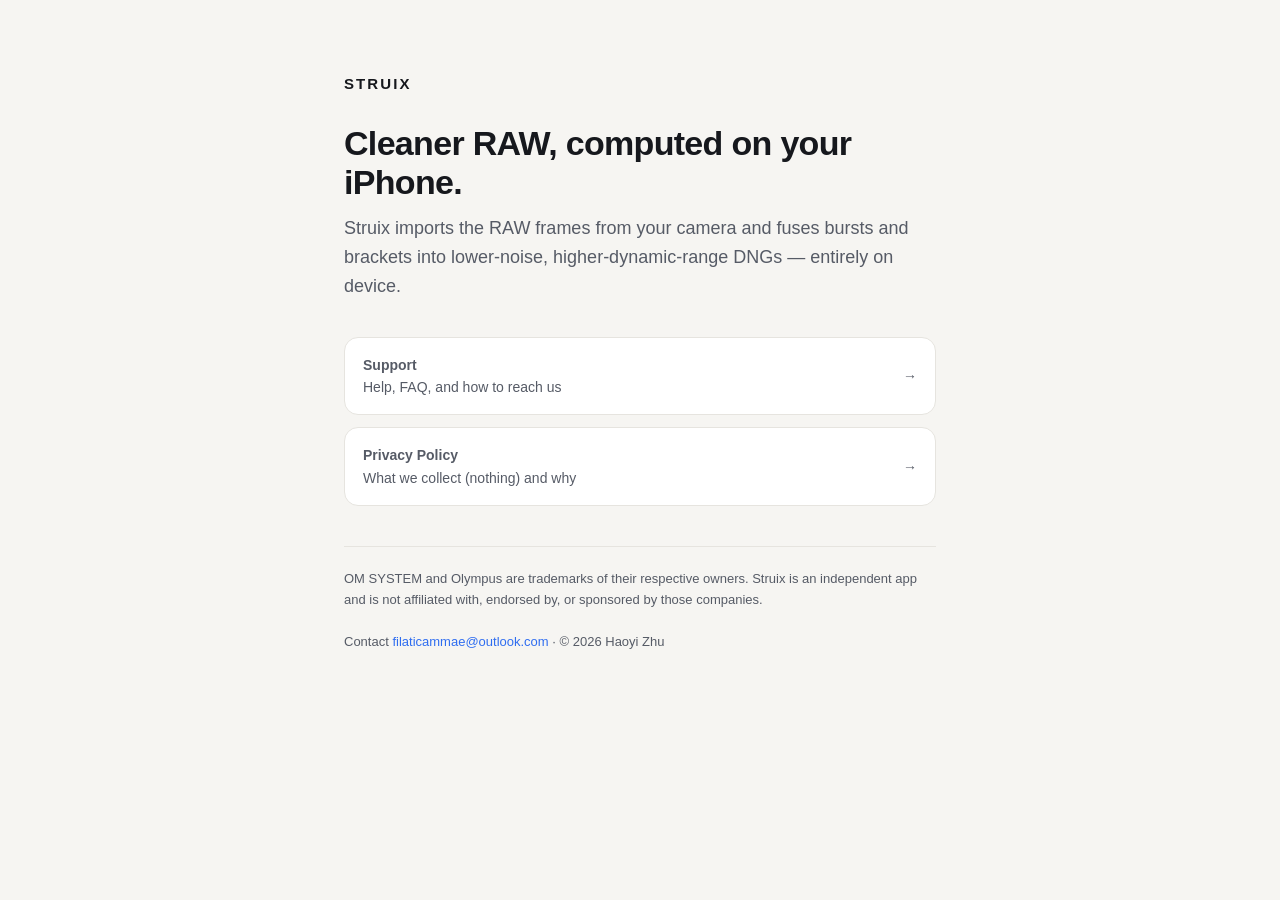
<file: index.html>
<!DOCTYPE html>
<html lang="en">
<head>
<meta charset="utf-8">
<meta name="viewport" content="width=device-width, initial-scale=1">
<title>Struix</title>
<style>
  :root{--bg:#f6f5f2;--card:#fff;--ink:#16181d;--ink2:#565b66;--line:#e6e4df;--accent:#2f6df0;}
  *{box-sizing:border-box}
  body{margin:0;font:16px/1.6 -apple-system,BlinkMacSystemFont,"Segoe UI",Roboto,Helvetica,Arial,sans-serif;
       color:var(--ink);background:var(--bg);-webkit-font-smoothing:antialiased}
  .wrap{max-width:640px;margin:0 auto;padding:72px 24px 64px}
  .brand{font-weight:800;letter-spacing:.14em;font-size:15px}
  h1{font-size:34px;line-height:1.15;margin:28px 0 12px;letter-spacing:-.02em}
  p.lede{font-size:18px;color:var(--ink2);margin:0 0 36px}
  .links{display:flex;flex-direction:column;gap:12px;margin:0 0 40px}
  a.card{display:flex;align-items:center;justify-content:space-between;gap:12px;text-decoration:none;
         background:var(--card);border:1px solid var(--line);border-radius:14px;padding:16px 18px;color:var(--ink)}
  a.card:hover{border-color:#cfccc4}
  a.card b{font-weight:600}
  a.card span{color:var(--ink2);font-size:14px}
  .arrow{color:var(--accent);font-weight:700}
  footer{color:var(--ink2);font-size:13px;border-top:1px solid var(--line);padding-top:22px}
  footer a{color:var(--accent);text-decoration:none}
</style>
</head>
<body>
  <div class="wrap">
    <div class="brand">STRUIX</div>
    <h1>Cleaner RAW, computed on your iPhone.</h1>
    <p class="lede">Struix imports the RAW frames from your camera and fuses bursts and brackets into
      lower-noise, higher-dynamic-range DNGs — entirely on device.</p>

    <div class="links">
      <a class="card" href="support.html">
        <span style="display:flex;flex-direction:column">
          <b>Support</b><span>Help, FAQ, and how to reach us</span>
        </span><span class="arrow">→</span>
      </a>
      <a class="card" href="privacy.html">
        <span style="display:flex;flex-direction:column">
          <b>Privacy Policy</b><span>What we collect (nothing) and why</span>
        </span><span class="arrow">→</span>
      </a>
    </div>

    <footer>
      OM SYSTEM and Olympus are trademarks of their respective owners. Struix is an independent app
      and is not affiliated with, endorsed by, or sponsored by those companies.<br><br>
      Contact <a href="mailto:filaticammae@outlook.com">filaticammae@outlook.com</a> · © 2026 Haoyi Zhu
    </footer>
  </div>
</body>
</html>
</file>
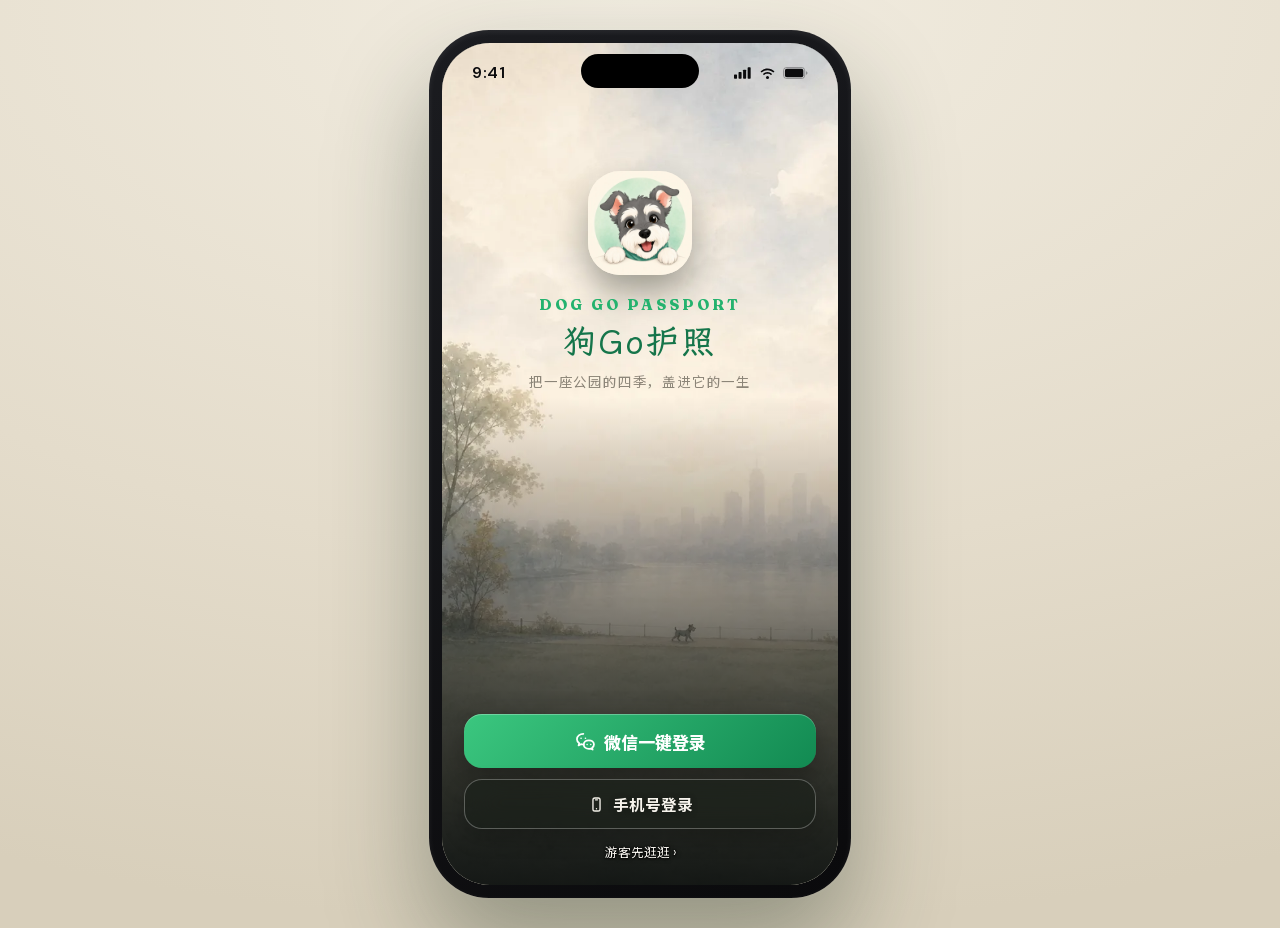
<file: dog-pass/index.html>
<!doctype html>
<html lang="zh-CN">
  <head>
    <meta charset="utf-8" />
    <!-- viewport-fit=cover 是全屏跑时拿到 env(safe-area-inset-*) 的前提 -->
    <meta
      name="viewport"
      content="width=device-width, initial-scale=1, viewport-fit=cover, user-scalable=no"
    />
    <meta name="theme-color" content="#F6F1E7" />
    <meta name="description" content="世博文化公园 · 狗Go乐园犬友护照" />

    <!-- iOS 基本不读 manifest，安装相关的东西得靠这几个 meta 单独声明 -->
    <meta name="mobile-web-app-capable" content="yes" />
    <meta name="apple-mobile-web-app-capable" content="yes" />
    <meta name="apple-mobile-web-app-title" content="狗Go护照" />
    <!-- black-translucent：内容伸到状态栏底下，真机才有沉浸感。
         代价是状态栏文字恒为白色（iOS 对 PWA 只给这一种），浅色界面上白字会看不见——
         由 styles.css 里的顶部墨色渐变纱补足可读性，深色沉浸屏（相机/登录/封面）
         则由 logic.syncChrome 挂 chrome-dark 类把纱收掉。
         另一个收益：设计里给假状态栏预留的 58px 页头留白，正好成为真状态栏的落位，
         真机上不再出现「真状态栏 + 58px 空白」的双重留白。
         注意：这个 meta 在「添加到主屏幕」那一刻定死，改完必须删掉重新添加才生效。 -->
    <meta name="apple-mobile-web-app-status-bar-style" content="black-translucent" />
    <link rel="apple-touch-icon" sizes="180x180" href="./icons/apple-touch-icon.png" />

    <!-- 冷启动闪屏。iOS 按机型媒体查询静态匹配，一台设备只对应一张，没法每次启动轮换；
         这里是把几张源图轮流分配给不同机型。三个媒体条件缺一不可，写错就退回白屏。
         由 scripts/art.mjs splash 生成，别手改。 -->
    <!-- SE2/SE3 · 6/7/8 -->
    <link rel="apple-touch-startup-image" href="./splash/splash-375x667@2x.jpg"
      media="(device-width: 375px) and (device-height: 667px) and (-webkit-device-pixel-ratio: 2) and (orientation: portrait)" />
    <!-- 8 Plus -->
    <link rel="apple-touch-startup-image" href="./splash/splash-414x736@3x.jpg"
      media="(device-width: 414px) and (device-height: 736px) and (-webkit-device-pixel-ratio: 3) and (orientation: portrait)" />
    <!-- X/XS · 11 Pro · 12/13 mini -->
    <link rel="apple-touch-startup-image" href="./splash/splash-375x812@3x.jpg"
      media="(device-width: 375px) and (device-height: 812px) and (-webkit-device-pixel-ratio: 3) and (orientation: portrait)" />
    <!-- XR · 11 -->
    <link rel="apple-touch-startup-image" href="./splash/splash-414x896@2x.jpg"
      media="(device-width: 414px) and (device-height: 896px) and (-webkit-device-pixel-ratio: 2) and (orientation: portrait)" />
    <!-- XS Max · 11 Pro Max -->
    <link rel="apple-touch-startup-image" href="./splash/splash-414x896@3x.jpg"
      media="(device-width: 414px) and (device-height: 896px) and (-webkit-device-pixel-ratio: 3) and (orientation: portrait)" />
    <!-- 12/12 Pro · 13/13 Pro · 14 -->
    <link rel="apple-touch-startup-image" href="./splash/splash-390x844@3x.jpg"
      media="(device-width: 390px) and (device-height: 844px) and (-webkit-device-pixel-ratio: 3) and (orientation: portrait)" />
    <!-- 12/13 Pro Max · 14 Plus -->
    <link rel="apple-touch-startup-image" href="./splash/splash-428x926@3x.jpg"
      media="(device-width: 428px) and (device-height: 926px) and (-webkit-device-pixel-ratio: 3) and (orientation: portrait)" />
    <!-- 14 Pro · 15/15 Pro · 16 -->
    <link rel="apple-touch-startup-image" href="./splash/splash-393x852@3x.jpg"
      media="(device-width: 393px) and (device-height: 852px) and (-webkit-device-pixel-ratio: 3) and (orientation: portrait)" />
    <!-- 14 Pro Max · 15 Plus/Pro Max · 16 Plus -->
    <link rel="apple-touch-startup-image" href="./splash/splash-430x932@3x.jpg"
      media="(device-width: 430px) and (device-height: 932px) and (-webkit-device-pixel-ratio: 3) and (orientation: portrait)" />
    <!-- 16 Pro -->
    <link rel="apple-touch-startup-image" href="./splash/splash-402x874@3x.jpg"
      media="(device-width: 402px) and (device-height: 874px) and (-webkit-device-pixel-ratio: 3) and (orientation: portrait)" />
    <!-- 16 Pro Max -->
    <link rel="apple-touch-startup-image" href="./splash/splash-440x956@3x.jpg"
      media="(device-width: 440px) and (device-height: 956px) and (-webkit-device-pixel-ratio: 3) and (orientation: portrait)" />

    <title>狗Go护照</title>
    <script type="module" crossorigin src="/dog-pass/assets/index-CLT6TRop.js"></script>
    <link rel="stylesheet" crossorigin href="/dog-pass/assets/index-yRCbqlM8.css">
  <link rel="manifest" href="/dog-pass/manifest.webmanifest"><script id="vite-plugin-pwa:register-sw" src="/dog-pass/registerSW.js"></script></head>
  <body>
    <div id="root"></div>
  </body>
</html>
</file>
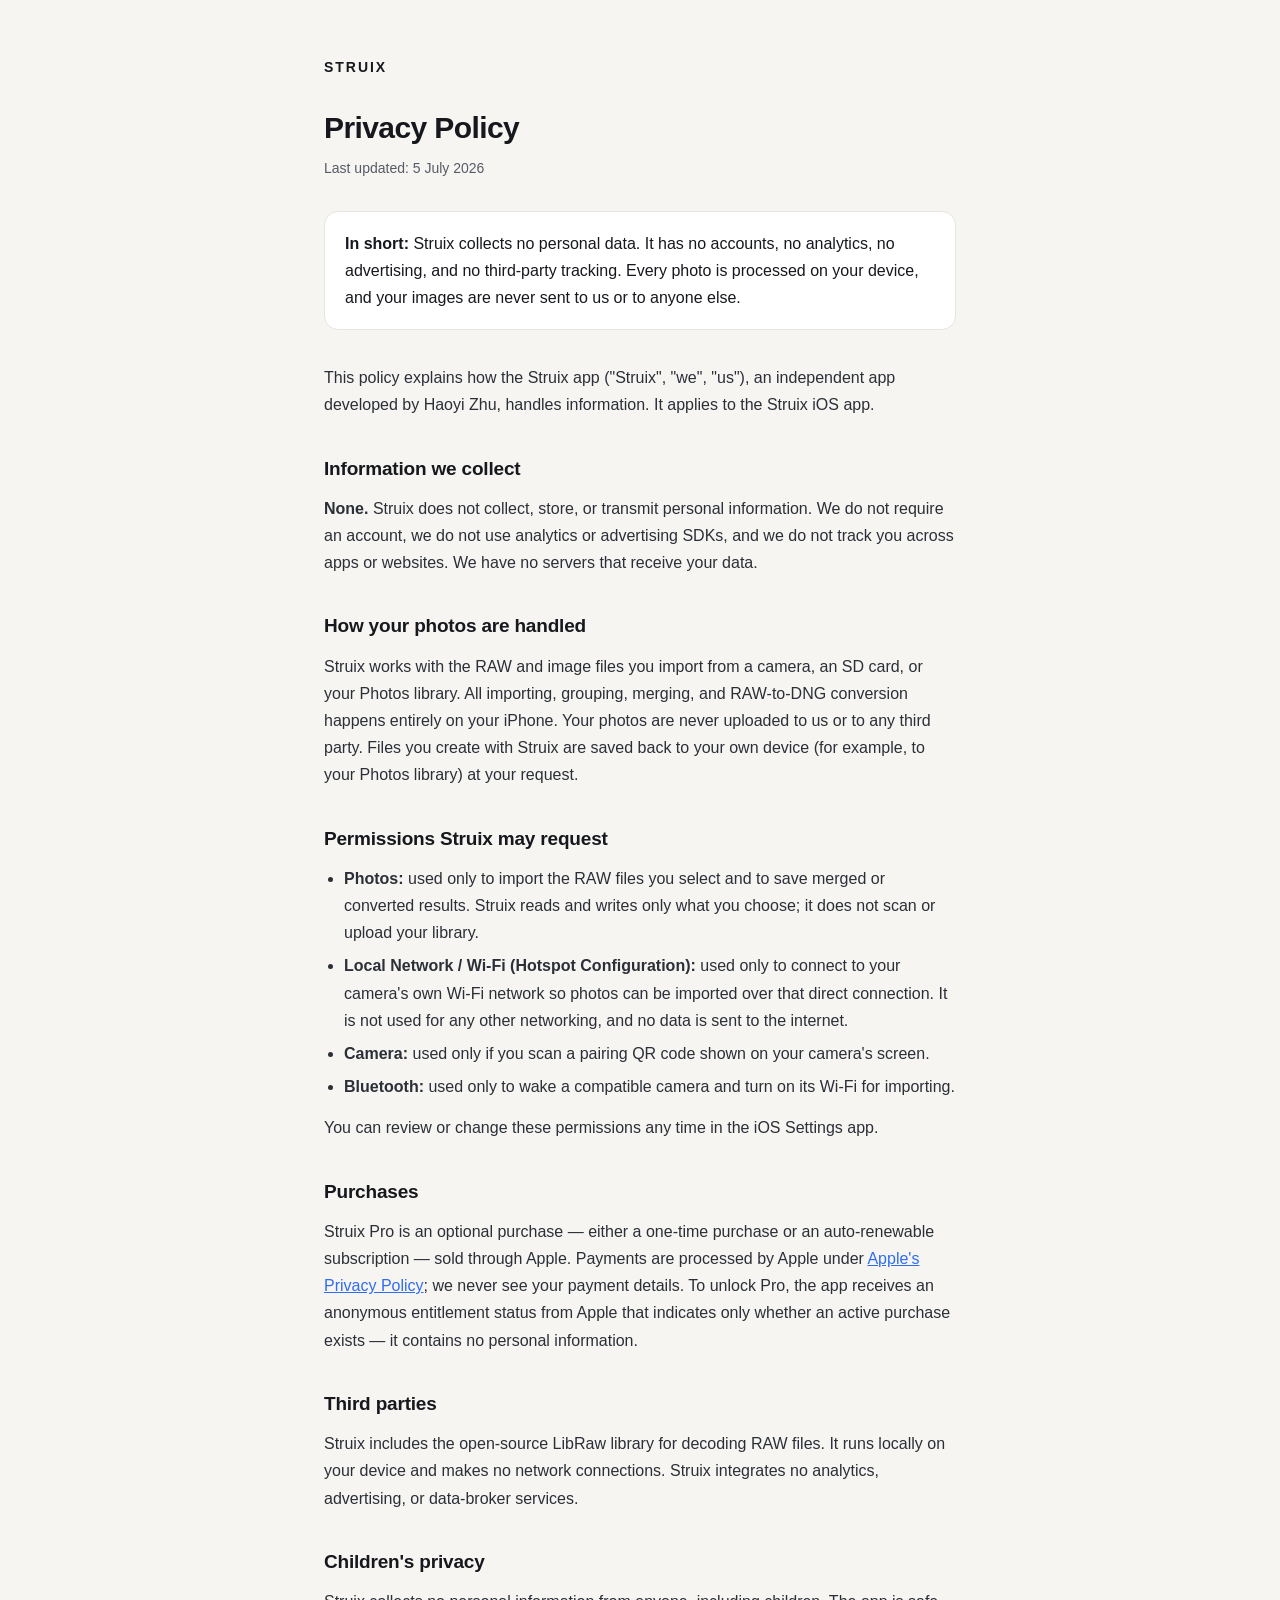
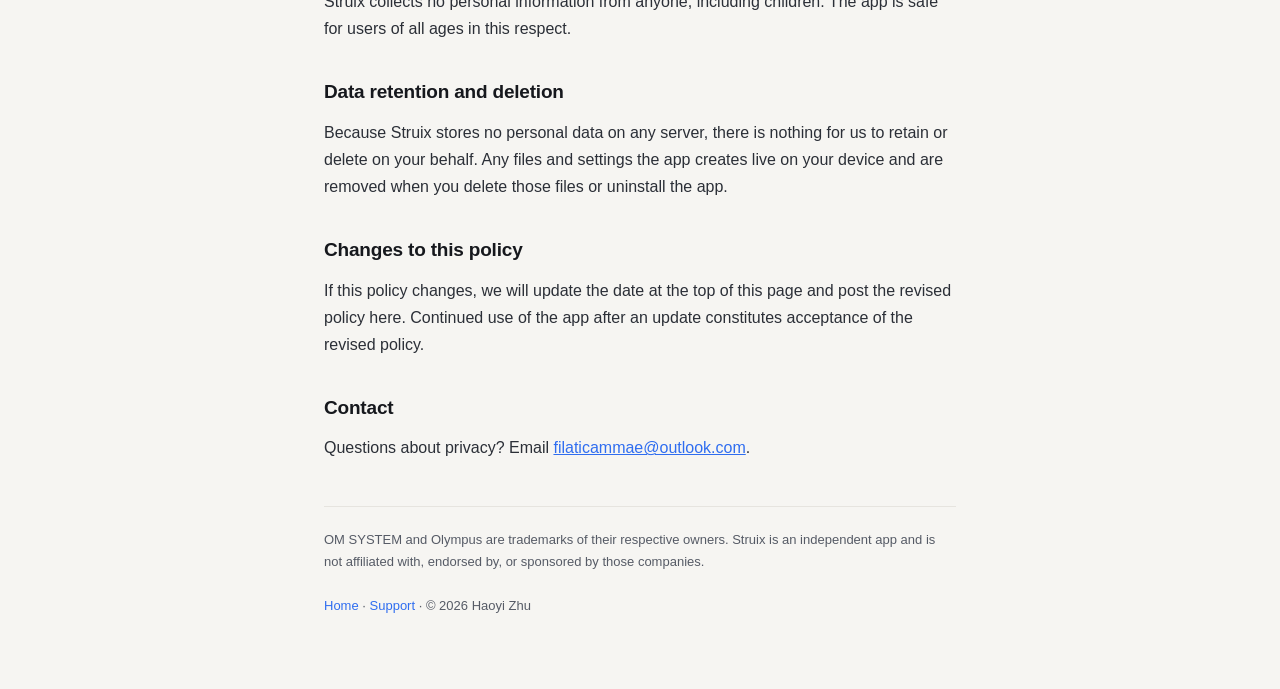
<file: privacy.html>
<!DOCTYPE html>
<html lang="en">
<head>
<meta charset="utf-8">
<meta name="viewport" content="width=device-width, initial-scale=1">
<title>Struix — Privacy Policy</title>
<style>
  :root{--bg:#f6f5f2;--card:#fff;--ink:#16181d;--ink2:#565b66;--line:#e6e4df;--accent:#2f6df0;}
  *{box-sizing:border-box}
  body{margin:0;font:16px/1.7 -apple-system,BlinkMacSystemFont,"Segoe UI",Roboto,Helvetica,Arial,sans-serif;
       color:var(--ink);background:var(--bg);-webkit-font-smoothing:antialiased}
  .wrap{max-width:680px;margin:0 auto;padding:56px 24px 72px}
  .brand{font-weight:800;letter-spacing:.14em;font-size:14px}
  .brand a{color:inherit;text-decoration:none}
  h1{font-size:30px;margin:22px 0 4px;letter-spacing:-.02em}
  .eff{color:var(--ink2);margin:0 0 30px;font-size:14px}
  .summary{background:var(--card);border:1px solid var(--line);border-radius:14px;padding:18px 20px;margin:0 0 34px}
  .summary b{font-weight:700}
  h2{font-size:19px;margin:34px 0 10px;letter-spacing:-.01em}
  p{margin:0 0 14px;color:#2b2f37}
  ul{margin:0 0 14px;padding-left:20px;color:#2b2f37}
  li{margin:6px 0}
  a{color:var(--accent)}
  footer{color:var(--ink2);font-size:13px;border-top:1px solid var(--line);margin-top:44px;padding-top:22px}
  footer a{text-decoration:none}
</style>
</head>
<body>
  <div class="wrap">
    <div class="brand"><a href="index.html">STRUIX</a></div>
    <h1>Privacy Policy</h1>
    <p class="eff">Last updated: 5 July 2026</p>

    <div class="summary">
      <b>In short:</b> Struix collects no personal data. It has no accounts, no analytics, no advertising,
      and no third-party tracking. Every photo is processed on your device, and your images are never sent
      to us or to anyone else.
    </div>

    <p>This policy explains how the Struix app ("Struix", "we", "us"), an independent app developed by
    Haoyi Zhu, handles information. It applies to the Struix iOS app.</p>

    <h2>Information we collect</h2>
    <p><b>None.</b> Struix does not collect, store, or transmit personal information. We do not require an
    account, we do not use analytics or advertising SDKs, and we do not track you across apps or websites.
    We have no servers that receive your data.</p>

    <h2>How your photos are handled</h2>
    <p>Struix works with the RAW and image files you import from a camera, an SD card, or your Photos
    library. All importing, grouping, merging, and RAW-to-DNG conversion happens entirely on your iPhone.
    Your photos are never uploaded to us or to any third party. Files you create with Struix are saved back
    to your own device (for example, to your Photos library) at your request.</p>

    <h2>Permissions Struix may request</h2>
    <ul>
      <li><b>Photos:</b> used only to import the RAW files you select and to save merged or converted
      results. Struix reads and writes only what you choose; it does not scan or upload your library.</li>
      <li><b>Local Network / Wi-Fi (Hotspot Configuration):</b> used only to connect to your camera's own
      Wi-Fi network so photos can be imported over that direct connection. It is not used for any other
      networking, and no data is sent to the internet.</li>
      <li><b>Camera:</b> used only if you scan a pairing QR code shown on your camera's screen.</li>
      <li><b>Bluetooth:</b> used only to wake a compatible camera and turn on its Wi-Fi for importing.</li>
    </ul>
    <p>You can review or change these permissions any time in the iOS Settings app.</p>

    <h2>Purchases</h2>
    <p>Struix Pro is an optional purchase — either a one-time purchase or an auto-renewable subscription —
    sold through Apple. Payments are processed by Apple under
    <a href="https://www.apple.com/legal/privacy/">Apple's Privacy Policy</a>; we never see your payment
    details. To unlock Pro, the app receives an anonymous entitlement status from Apple that indicates only
    whether an active purchase exists — it contains no personal information.</p>

    <h2>Third parties</h2>
    <p>Struix includes the open-source LibRaw library for decoding RAW files. It runs locally on your
    device and makes no network connections. Struix integrates no analytics, advertising, or data-broker
    services.</p>

    <h2>Children's privacy</h2>
    <p>Struix collects no personal information from anyone, including children. The app is safe for users of
    all ages in this respect.</p>

    <h2>Data retention and deletion</h2>
    <p>Because Struix stores no personal data on any server, there is nothing for us to retain or delete on
    your behalf. Any files and settings the app creates live on your device and are removed when you delete
    those files or uninstall the app.</p>

    <h2>Changes to this policy</h2>
    <p>If this policy changes, we will update the date at the top of this page and post the revised policy
    here. Continued use of the app after an update constitutes acceptance of the revised policy.</p>

    <h2>Contact</h2>
    <p>Questions about privacy? Email <a href="mailto:filaticammae@outlook.com?subject=Struix%20Privacy">filaticammae@outlook.com</a>.</p>

    <footer>
      OM SYSTEM and Olympus are trademarks of their respective owners. Struix is an independent app and is
      not affiliated with, endorsed by, or sponsored by those companies.<br><br>
      <a href="index.html">Home</a> · <a href="support.html">Support</a> · © 2026 Haoyi Zhu
    </footer>
  </div>
</body>
</html>
</file>
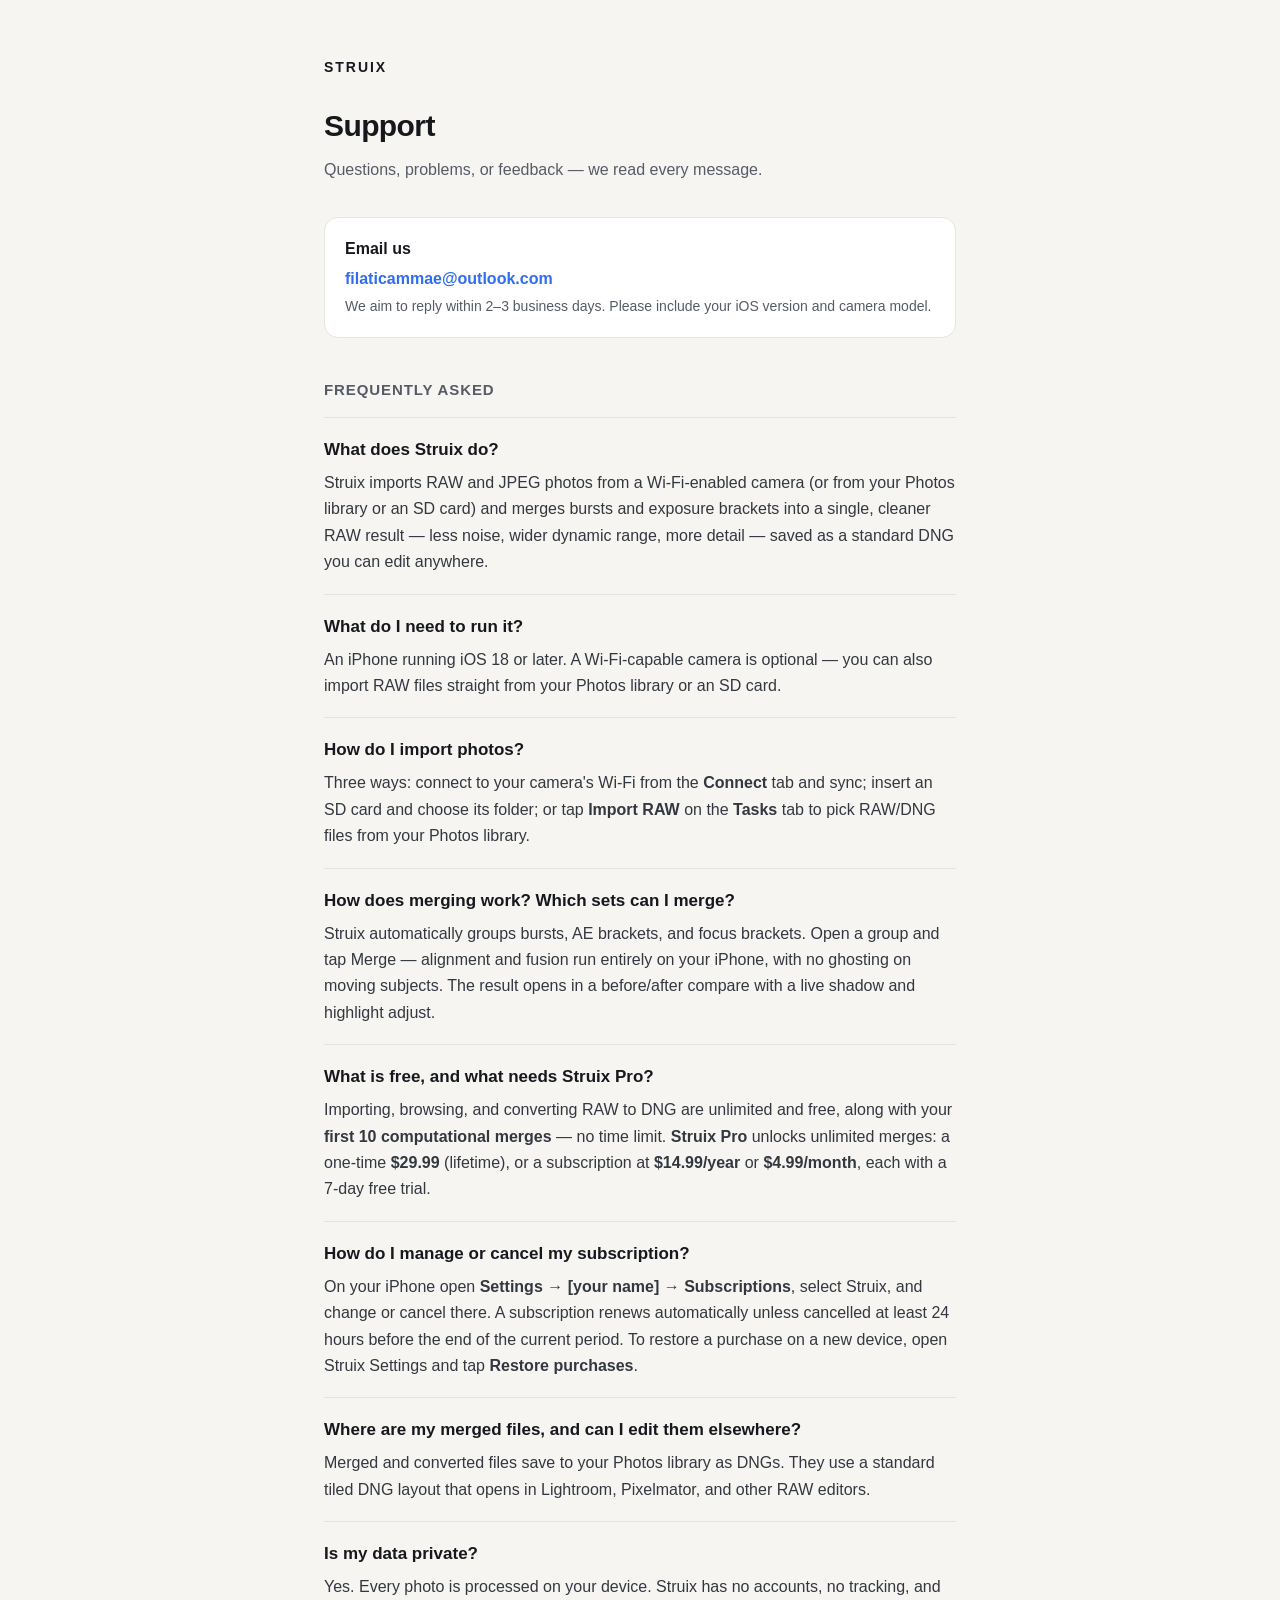
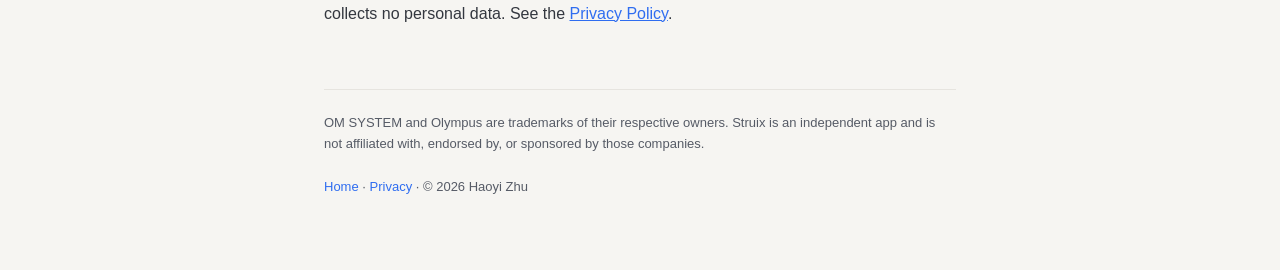
<file: support.html>
<!DOCTYPE html>
<html lang="en">
<head>
<meta charset="utf-8">
<meta name="viewport" content="width=device-width, initial-scale=1">
<title>Struix — Support</title>
<style>
  :root{--bg:#f6f5f2;--card:#fff;--ink:#16181d;--ink2:#565b66;--line:#e6e4df;--accent:#2f6df0;}
  *{box-sizing:border-box}
  body{margin:0;font:16px/1.65 -apple-system,BlinkMacSystemFont,"Segoe UI",Roboto,Helvetica,Arial,sans-serif;
       color:var(--ink);background:var(--bg);-webkit-font-smoothing:antialiased}
  .wrap{max-width:680px;margin:0 auto;padding:56px 24px 72px}
  .brand{font-weight:800;letter-spacing:.14em;font-size:14px}
  .brand a{color:inherit;text-decoration:none}
  h1{font-size:30px;margin:22px 0 6px;letter-spacing:-.02em}
  .sub{color:var(--ink2);margin:0 0 34px}
  .contact{background:var(--card);border:1px solid var(--line);border-radius:14px;padding:18px 20px;margin:0 0 40px}
  .contact b{display:block;margin-bottom:4px}
  .contact a{color:var(--accent);text-decoration:none;font-weight:600}
  h2{font-size:15px;text-transform:uppercase;letter-spacing:.06em;color:var(--ink2);margin:40px 0 14px}
  .q{border-top:1px solid var(--line);padding:18px 0}
  .q h3{font-size:17px;margin:0 0 6px}
  .q p{margin:0;color:#33373f}
  .q p a{color:var(--accent)}
  footer{color:var(--ink2);font-size:13px;border-top:1px solid var(--line);margin-top:44px;padding-top:22px}
  footer a{color:var(--accent);text-decoration:none}
</style>
</head>
<body>
  <div class="wrap">
    <div class="brand"><a href="index.html">STRUIX</a></div>
    <h1>Support</h1>
    <p class="sub">Questions, problems, or feedback — we read every message.</p>

    <div class="contact">
      <b>Email us</b>
      <a href="mailto:filaticammae@outlook.com?subject=Struix%20Support">filaticammae@outlook.com</a><br>
      <span style="color:var(--ink2);font-size:14px">We aim to reply within 2–3 business days. Please
      include your iOS version and camera model.</span>
    </div>

    <h2>Frequently asked</h2>

    <div class="q">
      <h3>What does Struix do?</h3>
      <p>Struix imports RAW and JPEG photos from a Wi-Fi-enabled camera (or from your Photos library or an
      SD card) and merges bursts and exposure brackets into a single, cleaner RAW result — less noise,
      wider dynamic range, more detail — saved as a standard DNG you can edit anywhere.</p>
    </div>

    <div class="q">
      <h3>What do I need to run it?</h3>
      <p>An iPhone running iOS 18 or later. A Wi-Fi-capable camera is optional — you can also import RAW
      files straight from your Photos library or an SD card.</p>
    </div>

    <div class="q">
      <h3>How do I import photos?</h3>
      <p>Three ways: connect to your camera's Wi-Fi from the <b>Connect</b> tab and sync; insert an SD card
      and choose its folder; or tap <b>Import RAW</b> on the <b>Tasks</b> tab to pick RAW/DNG files from your
      Photos library.</p>
    </div>

    <div class="q">
      <h3>How does merging work? Which sets can I merge?</h3>
      <p>Struix automatically groups bursts, AE brackets, and focus brackets. Open a group and tap Merge —
      alignment and fusion run entirely on your iPhone, with no ghosting on moving subjects. The result
      opens in a before/after compare with a live shadow and highlight adjust.</p>
    </div>

    <div class="q">
      <h3>What is free, and what needs Struix Pro?</h3>
      <p>Importing, browsing, and converting RAW to DNG are unlimited and free, along with your
      <b>first 10 computational merges</b> — no time limit. <b>Struix Pro</b> unlocks unlimited merges:
      a one-time <b>$29.99</b> (lifetime), or a subscription at <b>$14.99/year</b> or <b>$4.99/month</b>,
      each with a 7-day free trial.</p>
    </div>

    <div class="q">
      <h3>How do I manage or cancel my subscription?</h3>
      <p>On your iPhone open <b>Settings → [your name] → Subscriptions</b>, select Struix, and change or
      cancel there. A subscription renews automatically unless cancelled at least 24 hours before the end
      of the current period. To restore a purchase on a new device, open Struix Settings and tap
      <b>Restore purchases</b>.</p>
    </div>

    <div class="q">
      <h3>Where are my merged files, and can I edit them elsewhere?</h3>
      <p>Merged and converted files save to your Photos library as DNGs. They use a standard tiled DNG
      layout that opens in Lightroom, Pixelmator, and other RAW editors.</p>
    </div>

    <div class="q">
      <h3>Is my data private?</h3>
      <p>Yes. Every photo is processed on your device. Struix has no accounts, no tracking, and collects
      no personal data. See the <a href="privacy.html">Privacy Policy</a>.</p>
    </div>

    <footer>
      OM SYSTEM and Olympus are trademarks of their respective owners. Struix is an independent app and is
      not affiliated with, endorsed by, or sponsored by those companies.<br><br>
      <a href="index.html">Home</a> · <a href="privacy.html">Privacy</a> · © 2026 Haoyi Zhu
    </footer>
  </div>
</body>
</html>
</file>
<file: dog-pass/assets/index-yRCbqlM8.css>
@font-face{font-family:Fraunces;font-style:normal;font-weight:400 900;font-display:swap;src:url(/dog-pass/assets/Fraunces-B2lvjSdD.woff2) format("woff2")}@font-face{font-family:LXGW WenKai TC;font-style:normal;font-weight:400;font-display:swap;src:url(/dog-pass/assets/LXGW-WenKai-TC-0-kmUOZ-oB.woff2) format("woff2");unicode-range:U+20,U+23,U+25,U+28-29,U+2B-3B,U+3F,U+41-5A,U+5F,U+61-7A,U+7C,U+7E,U+B0,U+B7,U+D7,U+300-301,U+648,U+E51,U+2014,U+2022,U+2026,U+2039-203A,U+2103,U+2192,U+2212,U+221A,U+23F1,U+25A6,U+25B6,U+2640,U+2642,U+2661,U+2665,U+26A0-26A1,U+2712-2713,U+2726-2728,U+2B50,U+3001-3002,U+300C-300D,U+3010-3011,U+3142,U+4E00-4E01,U+4E09-4E0B,U+4E0D-4E0E,U+4E13,U+4E16,U+4E1C,U+4E24,U+4E2A,U+4E2D,U+4E32,U+4E34,U+4E3A-4E3B,U+4E45,U+4E48,U+4E4B,U+4E50,U+4E58,U+4E5F,U+4E66,U+4E70,U+4E86,U+4E8B-4E8C,U+4E8E,U+4E91-4E92,U+4EA1,U+4EA4,U+4EAB,U+4EAE,U+4EB2,U+4EBA,U+4EC5,U+4ECA-4ECB,U+4ECE,U+4EE5,U+4EEC,U+4EF6,U+4EFB,U+4EFD,U+4F11,U+4F1A,U+4F20,U+4F34,U+4F4D-4F4F,U+4F53,U+4F59,U+4F5C,U+4F60,U+4F73,U+4F7F,U+4F9B,U+4FA7,U+4FBF,U+4FDD,U+4FE1,U+4FEE-4FEF,U+501F,U+502A,U+503C,U+503E,U+504F,U+505A,U+505C,U+5065,U+50A8,U+50AC,U+50CF,U+5143,U+5148-5149,U+514D,U+5151,U+515C,U+5165,U+5168,U+516C-516D,U+5171,U+5173,U+5175,U+5177,U+517B,U+5185,U+518C-518D,U+5199,U+51AC,U+51B0,U+51B2,U+51B5,U+51C9,U+51ED,U+51FA-51FB,U+5206-5207,U+5212,U+5217,U+5219-521B,U+521D,U+5229,U+522B,U+5230,U+5236-5238,U+524D,U+5267,U+5269,U+529E-52A1,U+52A8,U+52B1,U+52C7,U+52E4,U+5305,U+5316-5317,U+533A-533B,U+5348,U+534E,U+5355,U+5357,U+535A,U+5361-5362,U+536B,U+5370,U+5373,U+5377,U+5385,U+5395,U+539F,U+53A6,U+53BB,U+53C2,U+53CB-53CD,U+53D1,U+53D6,U+53E3,U+53E5,U+53EA,U+53EC,U+53EF-53F0,U+53F3,U+53F7,U+5403,U+5408,U+540C-540E,U+5410-5411,U+542C,U+542F,U+5458,U+5468,U+5473,U+547C,U+548C,U+548F,U+54C1,U+54C8,U+5524,U+5546,U+5566,U+559C-559D,U+55B7,U+55C5,U+5668,U+56DB,U+56DE,U+56E2,U+56ED,U+56F4,U+56FD-56FE,U+5708,U+5728,U+5730,U+573A,U+5740,U+574A,U+5764,U+576A,U+578B,U+57DF,U+57FA,U+5802,U+5821,U+586B,U+5883,U+58EB,U+58F0,U+5904,U+590D,U+590F,U+5916,U+591A,U+591C,U+5927,U+5929-592A,U+5931,U+5934,U+5939,U+5951,U+5954,U+5956-5957,U+5976,U+597D,U+59B9,U+59CB,U+59D0,U+5A03,U+5B50,U+5B57-5B58,U+5B63,U+5B69,U+5B81,U+5B83,U+5B85,U+5B89,U+5B8C,U+5B8F,U+5B98,U+5B9A,U+5B9D-5B9E,U+5BA0,U+5BA2,U+5BB6,U+5BB9,U+5BF8-5BF9,U+5C01,U+5C04,U+5C0F,U+5C11,U+5C31,U+5C3A,U+5C3E,U+5C40,U+5C42,U+5C4E-5C4F,U+5C55,U+5C5E,U+5C81,U+5CB8,U+5DE5,U+5DEE,U+5DF2,U+5E02-5E03,U+5E26,U+5E2D,U+5E38,U+5E55,U+5E73-5E74,U+5E76,U+5E7F,U+5E8F,U+5E93-5E95,U+5E97,U+5EA6-5EA7,U+5EAD,U+5EB7,U+5EFA,U+5F00,U+5F0F,U+5F15,U+5F20,U+5F2F,U+5F39-5F3A,U+5F53,U+5F55,U+5F71,U+5F80,U+5F84-5F85,U+5F88,U+5F97,U+5FAA,U+5FAE,U+5FBD,U+5FC3,U+5FC5,U+5FD9,U+5FEB,U+5FF5,U+6001,U+600E,U+6015,U+601D,U+6025,U+6027,U+603B,U+606F,U+6089,U+60E0,U+60F3,U+610F,U+6162,U+61A8,U+620F-6211,U+6216,U+6237,U+6240,U+624B,U+624D,U+6251,U+6253,U+6258,U+626B,U+627E,U+6280,U+628A,U+6295,U+6298,U+62A4-62A5,U+62C9,U+62CD,U+62D6,U+62DB,U+62DF,U+62E9,U+62FF,U+6301,U+6307,U+6309,U+6361-6362,U+636E,U+63A2,U+63A5,U+63A8,U+63D0,U+641E,U+643A,U+6444,U+6492,U+652F,U+6536,U+653B,U+653E,U+6548,U+6551,U+6562-6563,U+6570,U+6574,U+6587,U+659C,U+65B0,U+65B9,U+65BD,U+65CB,U+65E0,U+65E5,U+65E9,U+65F6,U+660E,U+6614,U+661F,U+6628,U+662F,U+663E,U+666E-666F,U+6682,U+6696,U+66F4,U+6700,U+6708,U+FE0F,U+FF01,U+FF08-FF09,U+FF0B-FF0D,U+FF1A-FF1B,U+FF1F,U+FF5E}@font-face{font-family:LXGW WenKai TC;font-style:normal;font-weight:700;font-display:swap;src:url(/dog-pass/assets/LXGW-WenKai-TC-1-CpVYQg1k.woff2) format("woff2");unicode-range:U+20,U+23,U+25,U+28-29,U+2B-3B,U+3F,U+41-5A,U+5F,U+61-7A,U+7C,U+7E,U+B0,U+B7,U+D7,U+300-301,U+648,U+E51,U+2014,U+2022,U+2026,U+2039-203A,U+2103,U+2192,U+2212,U+221A,U+23F1,U+25A6,U+25B6,U+2640,U+2642,U+2661,U+2665,U+26A0-26A1,U+2712-2713,U+2726-2728,U+2B50,U+3001-3002,U+300C-300D,U+3010-3011,U+3142,U+4E00-4E01,U+4E09-4E0B,U+4E0D-4E0E,U+4E13,U+4E16,U+4E1C,U+4E24,U+4E2A,U+4E2D,U+4E32,U+4E34,U+4E3A-4E3B,U+4E45,U+4E48,U+4E4B,U+4E50,U+4E58,U+4E5F,U+4E66,U+4E70,U+4E86,U+4E8B-4E8C,U+4E8E,U+4E91-4E92,U+4EA1,U+4EA4,U+4EAB,U+4EAE,U+4EB2,U+4EBA,U+4EC5,U+4ECA-4ECB,U+4ECE,U+4EE5,U+4EEC,U+4EF6,U+4EFB,U+4EFD,U+4F11,U+4F1A,U+4F20,U+4F34,U+4F4D-4F4F,U+4F53,U+4F59,U+4F5C,U+4F60,U+4F73,U+4F7F,U+4F9B,U+4FA7,U+4FBF,U+4FDD,U+4FE1,U+4FEE-4FEF,U+501F,U+502A,U+503C,U+503E,U+504F,U+505A,U+505C,U+5065,U+50A8,U+50AC,U+50CF,U+5143,U+5148-5149,U+514D,U+5151,U+515C,U+5165,U+5168,U+516C-516D,U+5171,U+5173,U+5175,U+5177,U+517B,U+5185,U+518C-518D,U+5199,U+51AC,U+51B0,U+51B2,U+51B5,U+51C9,U+51ED,U+51FA-51FB,U+5206-5207,U+5212,U+5217,U+5219-521B,U+521D,U+5229,U+522B,U+5230,U+5236-5238,U+524D,U+5267,U+5269,U+529E-52A1,U+52A8,U+52B1,U+52C7,U+52E4,U+5305,U+5316-5317,U+533A-533B,U+5348,U+534E,U+5355,U+5357,U+535A,U+5361-5362,U+536B,U+5370,U+5373,U+5377,U+5385,U+5395,U+539F,U+53A6,U+53BB,U+53C2,U+53CB-53CD,U+53D1,U+53D6,U+53E3,U+53E5,U+53EA,U+53EC,U+53EF-53F0,U+53F3,U+53F7,U+5403,U+5408,U+540C-540E,U+5410-5411,U+542C,U+542F,U+5458,U+5468,U+5473,U+547C,U+548C,U+548F,U+54C1,U+54C8,U+5524,U+5546,U+5566,U+559C-559D,U+55B7,U+55C5,U+5668,U+56DB,U+56DE,U+56E2,U+56ED,U+56F4,U+56FD-56FE,U+5708,U+5728,U+5730,U+573A,U+5740,U+574A,U+5764,U+576A,U+578B,U+57DF,U+57FA,U+5802,U+5821,U+586B,U+5883,U+58EB,U+58F0,U+5904,U+590D,U+590F,U+5916,U+591A,U+591C,U+5927,U+5929-592A,U+5931,U+5934,U+5939,U+5951,U+5954,U+5956-5957,U+5976,U+597D,U+59B9,U+59CB,U+59D0,U+5A03,U+5B50,U+5B57-5B58,U+5B63,U+5B69,U+5B81,U+5B83,U+5B85,U+5B89,U+5B8C,U+5B8F,U+5B98,U+5B9A,U+5B9D-5B9E,U+5BA0,U+5BA2,U+5BB6,U+5BB9,U+5BF8-5BF9,U+5C01,U+5C04,U+5C0F,U+5C11,U+5C31,U+5C3A,U+5C3E,U+5C40,U+5C42,U+5C4E-5C4F,U+5C55,U+5C5E,U+5C81,U+5CB8,U+5DE5,U+5DEE,U+5DF2,U+5E02-5E03,U+5E26,U+5E2D,U+5E38,U+5E55,U+5E73-5E74,U+5E76,U+5E7F,U+5E8F,U+5E93-5E95,U+5E97,U+5EA6-5EA7,U+5EAD,U+5EB7,U+5EFA,U+5F00,U+5F0F,U+5F15,U+5F20,U+5F2F,U+5F39-5F3A,U+5F53,U+5F55,U+5F71,U+5F80,U+5F84-5F85,U+5F88,U+5F97,U+5FAA,U+5FAE,U+5FBD,U+5FC3,U+5FC5,U+5FD9,U+5FEB,U+5FF5,U+6001,U+600E,U+6015,U+601D,U+6025,U+6027,U+603B,U+606F,U+6089,U+60E0,U+60F3,U+610F,U+6162,U+61A8,U+620F-6211,U+6216,U+6237,U+6240,U+624B,U+624D,U+6251,U+6253,U+6258,U+626B,U+627E,U+6280,U+628A,U+6295,U+6298,U+62A4-62A5,U+62C9,U+62CD,U+62D6,U+62DB,U+62DF,U+62E9,U+62FF,U+6301,U+6307,U+6309,U+6361-6362,U+636E,U+63A2,U+63A5,U+63A8,U+63D0,U+641E,U+643A,U+6444,U+6492,U+652F,U+6536,U+653B,U+653E,U+6548,U+6551,U+6562-6563,U+6570,U+6574,U+6587,U+659C,U+65B0,U+65B9,U+65BD,U+65CB,U+65E0,U+65E5,U+65E9,U+65F6,U+660E,U+6614,U+661F,U+6628,U+662F,U+663E,U+666E-666F,U+6682,U+6696,U+66F4,U+6700,U+6708,U+FE0F,U+FF01,U+FF08-FF09,U+FF0B-FF0D,U+FF1A-FF1B,U+FF1F,U+FF5E}@font-face{font-family:LXGW WenKai TC;font-style:normal;font-weight:400;font-display:swap;src:url(/dog-pass/assets/LXGW-WenKai-TC-2-D23pY0Wa.woff2) format("woff2");unicode-range:U+6709,U+670B,U+670D,U+671B,U+671F,U+6728,U+672A-672C,U+672F,U+673A,U+6761,U+6765,U+677F,U+6781,U+6784,U+679A,U+67B6,U+67D3-67D4,U+67DC,U+67E5,U+67EF,U+67F4,U+6807,U+680F,U+6837-6839,U+683C,U+6846,U+6848,U+684C,U+6851,U+6863,U+6865,U+68C0,U+68EE,U+697C,U+69FD,U+6A21,U+6B21-6B22,U+6B3E,U+6B4C,U+6B63-6B65,U+6BB5,U+6BCD,U+6BCF,U+6BD4,U+6BDB,U+6C14,U+6C34,U+6C5F-6C60,U+6C6A,U+6CA1,U+6CB9,U+6CBF,U+6CC9,U+6CD5,U+6CE8,U+6CF0,U+6CF3,U+6D17,U+6D3B,U+6D3E,U+6D41,U+6D4E-6D4F,U+6D5C,U+6D66,U+6D77,U+6D88,U+6DC7,U+6DCB,U+6DFB,U+6E05,U+6E10,U+6E21,U+6E29,U+6E2F,U+6E32,U+6E38,U+6E7F,U+6ED1,U+6EE1,U+6EE4,U+6EE8-6EE9,U+6F14,U+6F2B,U+706F,U+7075,U+70B9,U+70ED,U+7167,U+718A,U+719F,U+71D5,U+722A,U+7231,U+7238,U+7247-7248,U+724C,U+7259,U+7267,U+7269,U+7275,U+72AC,U+72B6,U+72C2,U+72D7,U+72EC,U+738B,U+73A9,U+73AF-73B0,U+7403,U+7406,U+745E,U+751C,U+751F,U+7528,U+7530-7531,U+753B,U+754C,U+7554,U+7559,U+7565,U+75AB,U+75AF,U+767B,U+767D,U+7684,U+76D6,U+76D8,U+76F4,U+76F8,U+770B,U+771F,U+7740,U+77E5,U+77ED,U+77F3,U+7801,U+786E,U+788D,U+7891,U+793A,U+793C,U+793E,U+795E,U+798F,U+79BB,U+79C1,U+79CD,U+79DF,U+79EF,U+7A00,U+7A0B,U+7A33,U+7A7A,U+7A7F,U+7ACB,U+7AD9,U+7AE0,U+7B11,U+7B2C,U+7B49,U+7B7E,U+7BAD,U+7C73,U+7C98,U+7CBE,U+7CEF,U+7CFB,U+7D22,U+7D2F,U+7EA2,U+7EA6-7EA7,U+7EAA,U+7EB8,U+7EBF,U+7EC3-7EC4,U+7ECD,U+7ECF,U+7ED5,U+7EDD,U+7EDF,U+7EE7,U+7EED,U+7EF3-7EF4,U+7EFF,U+7F16,U+7F1D,U+7F29,U+7F3A,U+7F51,U+7F6E,U+7F8E,U+7FFB,U+8000,U+8005,U+8033,U+8054,U+80B2,U+80F6,U+80FD,U+811A,U+8154,U+817E-817F,U+81EA,U+81F3,U+822A,U+8272,U+8282,U+82A6,U+82AF,U+82B1,U+82C7,U+82D7,U+8349,U+8350,U+837B,U+83B7,U+83DC,U+840C,U+8425,U+843D,U+85CF,U+866B,U+8731,U+884C,U+8863,U+8865,U+8868,U+88C5,U+897F,U+8981,U+89C1-89C2,U+89C4,U+89C6,U+89C8-89C9,U+89D2,U+89E3,U+89E6,U+8BA1,U+8BA4,U+8BA9,U+8BAD,U+8BB0,U+8BBA,U+8BBE-8BBF,U+8BC1,U+8BC6,U+8BD1,U+8BDD,U+8BE5,U+8BF7,U+8BFE,U+8D25-8D27,U+8D34,U+8D39,U+8D5B,U+8D70,U+8D77,U+8D85,U+8D8A,U+8DB3,U+8DBE,U+8DC3,U+8DD1,U+8DE8,U+8DEF,U+8DF3,U+8E0F,U+8EAB,U+8F66,U+8F68,U+8F6C,U+8F6E-8F6F,U+8F74,U+8F7B,U+8F7D,U+8F83,U+8F91,U+8F93,U+8FB9,U+8FBE,U+8FC7,U+8FCE,U+8FD0-8FD1,U+8FD8-8FD9,U+8FDB-8FDC,U+8FDE,U+8FEA-8FEB,U+8FF9,U+9000-9002,U+9006,U+9009,U+901A-901B,U+901F,U+9047,U+9053,U+905B,U+90A3,U+90E8,U+90FD,U+914D,U+9192,U+91CC-91CF,U+91D1,U+949F,U+94AE,U+94B1,U+94C1,U+94F2,U+94FE,U+9500-9501,U+952E,U+955C,U+957F,U+95E8,U+95EA,U+95ED-95EE,U+95F2,U+95F4,U+95F8,U+95FB,U+9614,U+9633,U+9635,U+963F,U+9644-9645,U+964C,U+9650,U+9662,U+9669-966A,U+968F-9690,U+969C,U+96A7,U+96BE,U+96C6,U+96EA,U+9700,U+9759,U+9762,U+9875,U+987B,U+9884,U+9886,U+989C-989D,U+98CE,U+98DE,U+9910,U+996E,U+997A,U+9986,U+9996,U+9999,U+9A6C,U+9A71,U+9A7F,U+9A8C,U+9AD8,U+9E2D,U+9EA6,U+9EBB,U+9EC4,U+9ED8,U+9F3B,U+9F50,U+9F84,U+9F99}@font-face{font-family:LXGW WenKai TC;font-style:normal;font-weight:700;font-display:swap;src:url(/dog-pass/assets/LXGW-WenKai-TC-3-D7LPK-pi.woff2) format("woff2");unicode-range:U+6709,U+670B,U+670D,U+671B,U+671F,U+6728,U+672A-672C,U+672F,U+673A,U+6761,U+6765,U+677F,U+6781,U+6784,U+679A,U+67B6,U+67D3-67D4,U+67DC,U+67E5,U+67EF,U+67F4,U+6807,U+680F,U+6837-6839,U+683C,U+6846,U+6848,U+684C,U+6851,U+6863,U+6865,U+68C0,U+68EE,U+697C,U+69FD,U+6A21,U+6B21-6B22,U+6B3E,U+6B4C,U+6B63-6B65,U+6BB5,U+6BCD,U+6BCF,U+6BD4,U+6BDB,U+6C14,U+6C34,U+6C5F-6C60,U+6C6A,U+6CA1,U+6CB9,U+6CBF,U+6CC9,U+6CD5,U+6CE8,U+6CF0,U+6CF3,U+6D17,U+6D3B,U+6D3E,U+6D41,U+6D4E-6D4F,U+6D5C,U+6D66,U+6D77,U+6D88,U+6DC7,U+6DCB,U+6DFB,U+6E05,U+6E10,U+6E21,U+6E29,U+6E2F,U+6E32,U+6E38,U+6E7F,U+6ED1,U+6EE1,U+6EE4,U+6EE8-6EE9,U+6F14,U+6F2B,U+706F,U+7075,U+70B9,U+70ED,U+7167,U+718A,U+719F,U+71D5,U+722A,U+7231,U+7238,U+7247-7248,U+724C,U+7259,U+7267,U+7269,U+7275,U+72AC,U+72B6,U+72C2,U+72D7,U+72EC,U+738B,U+73A9,U+73AF-73B0,U+7403,U+7406,U+745E,U+751C,U+751F,U+7528,U+7530-7531,U+753B,U+754C,U+7554,U+7559,U+7565,U+75AB,U+75AF,U+767B,U+767D,U+7684,U+76D6,U+76D8,U+76F4,U+76F8,U+770B,U+771F,U+7740,U+77E5,U+77ED,U+77F3,U+7801,U+786E,U+788D,U+7891,U+793A,U+793C,U+793E,U+795E,U+798F,U+79BB,U+79C1,U+79CD,U+79DF,U+79EF,U+7A00,U+7A0B,U+7A33,U+7A7A,U+7A7F,U+7ACB,U+7AD9,U+7AE0,U+7B11,U+7B2C,U+7B49,U+7B7E,U+7BAD,U+7C73,U+7C98,U+7CBE,U+7CEF,U+7CFB,U+7D22,U+7D2F,U+7EA2,U+7EA6-7EA7,U+7EAA,U+7EB8,U+7EBF,U+7EC3-7EC4,U+7ECD,U+7ECF,U+7ED5,U+7EDD,U+7EDF,U+7EE7,U+7EED,U+7EF3-7EF4,U+7EFF,U+7F16,U+7F1D,U+7F29,U+7F3A,U+7F51,U+7F6E,U+7F8E,U+7FFB,U+8000,U+8005,U+8033,U+8054,U+80B2,U+80F6,U+80FD,U+811A,U+8154,U+817E-817F,U+81EA,U+81F3,U+822A,U+8272,U+8282,U+82A6,U+82AF,U+82B1,U+82C7,U+82D7,U+8349,U+8350,U+837B,U+83B7,U+83DC,U+840C,U+8425,U+843D,U+85CF,U+866B,U+8731,U+884C,U+8863,U+8865,U+8868,U+88C5,U+897F,U+8981,U+89C1-89C2,U+89C4,U+89C6,U+89C8-89C9,U+89D2,U+89E3,U+89E6,U+8BA1,U+8BA4,U+8BA9,U+8BAD,U+8BB0,U+8BBA,U+8BBE-8BBF,U+8BC1,U+8BC6,U+8BD1,U+8BDD,U+8BE5,U+8BF7,U+8BFE,U+8D25-8D27,U+8D34,U+8D39,U+8D5B,U+8D70,U+8D77,U+8D85,U+8D8A,U+8DB3,U+8DBE,U+8DC3,U+8DD1,U+8DE8,U+8DEF,U+8DF3,U+8E0F,U+8EAB,U+8F66,U+8F68,U+8F6C,U+8F6E-8F6F,U+8F74,U+8F7B,U+8F7D,U+8F83,U+8F91,U+8F93,U+8FB9,U+8FBE,U+8FC7,U+8FCE,U+8FD0-8FD1,U+8FD8-8FD9,U+8FDB-8FDC,U+8FDE,U+8FEA-8FEB,U+8FF9,U+9000-9002,U+9006,U+9009,U+901A-901B,U+901F,U+9047,U+9053,U+905B,U+90A3,U+90E8,U+90FD,U+914D,U+9192,U+91CC-91CF,U+91D1,U+949F,U+94AE,U+94B1,U+94C1,U+94F2,U+94FE,U+9500-9501,U+952E,U+955C,U+957F,U+95E8,U+95EA,U+95ED-95EE,U+95F2,U+95F4,U+95F8,U+95FB,U+9614,U+9633,U+9635,U+963F,U+9644-9645,U+964C,U+9650,U+9662,U+9669-966A,U+968F-9690,U+969C,U+96A7,U+96BE,U+96C6,U+96EA,U+9700,U+9759,U+9762,U+9875,U+987B,U+9884,U+9886,U+989C-989D,U+98CE,U+98DE,U+9910,U+996E,U+997A,U+9986,U+9996,U+9999,U+9A6C,U+9A71,U+9A7F,U+9A8C,U+9AD8,U+9E2D,U+9EA6,U+9EBB,U+9EC4,U+9ED8,U+9F3B,U+9F50,U+9F84,U+9F99}@font-face{font-family:DM Sans;font-style:normal;font-weight:400 700;font-display:swap;src:url(/dog-pass/assets/DM-Sans-2AuZsjsq.woff2) format("woff2")}@font-face{font-family:Noto Sans SC;font-style:normal;font-weight:400 900;font-display:swap;src:url(/dog-pass/assets/Noto-Sans-SC-0-D6zXsLJ2.woff2) format("woff2");unicode-range:U+20,U+23,U+25,U+28-29,U+2B-3B,U+3F,U+41-5A,U+5F,U+61-7A,U+7C,U+7E,U+B0,U+B7,U+D7,U+300-301,U+648,U+E51,U+2014,U+2022,U+2026,U+2039-203A,U+2103,U+2192,U+2212,U+221A,U+23F1,U+25A6,U+25B6,U+2640,U+2642,U+2661,U+2665,U+26A0-26A1,U+2712-2713,U+2726-2728,U+2B50,U+3001-3002,U+300C-300D,U+3010-3011,U+3142,U+4E00-4E01,U+4E09-4E0B,U+4E0D-4E0E,U+4E13,U+4E16,U+4E1C,U+4E24,U+4E2A,U+4E2D,U+4E32,U+4E34,U+4E3A-4E3B,U+4E45,U+4E48,U+4E4B,U+4E50,U+4E58,U+4E5F,U+4E66,U+4E70,U+4E86,U+4E8B-4E8C,U+4E8E,U+4E91-4E92,U+4EA1,U+4EA4,U+4EAB,U+4EAE,U+4EB2,U+4EBA,U+4EC5,U+4ECA-4ECB,U+4ECE,U+4EE5,U+4EEC,U+4EF6,U+4EFB,U+4EFD,U+4F11,U+4F1A,U+4F20,U+4F34,U+4F4D-4F4F,U+4F53,U+4F59,U+4F5C,U+4F60,U+4F73,U+4F7F,U+4F9B,U+4FA7,U+4FBF,U+4FDD,U+4FE1,U+4FEE-4FEF,U+501F,U+502A,U+503C,U+503E,U+504F,U+505A,U+505C,U+5065,U+50A8,U+50AC,U+50CF,U+5143,U+5148-5149,U+514D,U+5151,U+515C,U+5165,U+5168,U+516C-516D,U+5171,U+5173,U+5175,U+5177,U+517B,U+5185,U+518C-518D,U+5199,U+51AC,U+51B0,U+51B2,U+51B5,U+51C9,U+51ED,U+51FA-51FB,U+5206-5207,U+5212,U+5217,U+5219-521B,U+521D,U+5229,U+522B,U+5230,U+5236-5238,U+524D,U+5267,U+5269,U+529E-52A1,U+52A8,U+52B1,U+52C7,U+52E4,U+5305,U+5316-5317,U+533A-533B,U+5348,U+534E,U+5355,U+5357,U+535A,U+5361-5362,U+536B,U+5370,U+5373,U+5377,U+5385,U+5395,U+539F,U+53A6,U+53BB,U+53C2,U+53CB-53CD,U+53D1,U+53D6,U+53E3,U+53E5,U+53EA,U+53EC,U+53EF-53F0,U+53F3,U+53F7,U+5403,U+5408,U+540C-540E,U+5410-5411,U+542C,U+542F,U+5458,U+5468,U+5473,U+547C,U+548C,U+548F,U+54C1,U+54C8,U+5524,U+5546,U+5566,U+559C-559D,U+55B7,U+55C5,U+5668,U+56DB,U+56DE,U+56E2,U+56ED,U+56F4,U+56FD-56FE,U+5708,U+5728,U+5730,U+573A,U+5740,U+574A,U+5764,U+576A,U+578B,U+57DF,U+57FA,U+5802,U+5821,U+586B,U+5883,U+58EB,U+58F0,U+5904,U+590D,U+590F,U+5916,U+591A,U+591C,U+5927,U+5929-592A,U+5931,U+5934,U+5939,U+5951,U+5954,U+5956-5957,U+5976,U+597D,U+59B9,U+59CB,U+59D0,U+5A03,U+5B50,U+5B57-5B58,U+5B63,U+5B69,U+5B81,U+5B83,U+5B85,U+5B89,U+5B8C,U+5B8F,U+5B98,U+5B9A,U+5B9D-5B9E,U+5BA0,U+5BA2,U+5BB6,U+5BB9,U+5BF8-5BF9,U+5C01,U+5C04,U+5C0F,U+5C11,U+5C31,U+5C3A,U+5C3E,U+5C40,U+5C42,U+5C4E-5C4F,U+5C55,U+5C5E,U+5C81,U+5CB8,U+5DE5,U+5DEE,U+5DF2,U+5E02-5E03,U+5E26,U+5E2D,U+5E38,U+5E55,U+5E73-5E74,U+5E76,U+5E7F,U+5E8F,U+5E93-5E95,U+5E97,U+5EA6-5EA7,U+5EAD,U+5EB7,U+5EFA,U+5F00,U+5F0F,U+5F15,U+5F20,U+5F2F,U+5F39-5F3A,U+5F53,U+5F55,U+5F71,U+5F80,U+5F84-5F85,U+5F88,U+5F97,U+5FAA,U+5FAE,U+5FBD,U+5FC3,U+5FC5,U+5FD9,U+5FEB,U+5FF5,U+6001,U+600E,U+6015,U+601D,U+6025,U+6027,U+603B,U+606F,U+6089,U+60E0,U+60F3,U+610F,U+6162,U+61A8,U+620F-6211,U+6216,U+6237,U+6240,U+624B,U+624D,U+6251,U+6253,U+6258,U+626B,U+627E,U+6280,U+628A,U+6295,U+6298,U+62A4-62A5,U+62C9,U+62CD,U+62D6,U+62DB,U+62DF,U+62E9,U+62FF,U+6301,U+6307,U+6309,U+6361-6362,U+636E,U+63A2,U+63A5,U+63A8,U+63D0,U+641E,U+643A,U+6444,U+6492,U+652F,U+6536,U+653B,U+653E,U+6548,U+6551,U+6562-6563,U+6570,U+6574,U+6587,U+659C,U+65B0,U+65B9,U+65BD,U+65CB,U+65E0,U+65E5,U+65E9,U+65F6,U+660E,U+6614,U+661F,U+6628,U+662F,U+663E,U+666E-666F,U+6682,U+6696,U+66F4,U+6700,U+6708,U+FE0F,U+FF01,U+FF08-FF09,U+FF0B-FF0D,U+FF1A-FF1B,U+FF1F,U+FF5E}@font-face{font-family:Noto Sans SC;font-style:normal;font-weight:400 900;font-display:swap;src:url(/dog-pass/assets/Noto-Sans-SC-1-BFcHqKHy.woff2) format("woff2");unicode-range:U+6709,U+670B,U+670D,U+671B,U+671F,U+6728,U+672A-672C,U+672F,U+673A,U+6761,U+6765,U+677F,U+6781,U+6784,U+679A,U+67B6,U+67D3-67D4,U+67DC,U+67E5,U+67EF,U+67F4,U+6807,U+680F,U+6837-6839,U+683C,U+6846,U+6848,U+684C,U+6851,U+6863,U+6865,U+68C0,U+68EE,U+697C,U+69FD,U+6A21,U+6B21-6B22,U+6B3E,U+6B4C,U+6B63-6B65,U+6BB5,U+6BCD,U+6BCF,U+6BD4,U+6BDB,U+6C14,U+6C34,U+6C5F-6C60,U+6C6A,U+6CA1,U+6CB9,U+6CBF,U+6CC9,U+6CD5,U+6CE8,U+6CF0,U+6CF3,U+6D17,U+6D3B,U+6D3E,U+6D41,U+6D4E-6D4F,U+6D5C,U+6D66,U+6D77,U+6D88,U+6DC7,U+6DCB,U+6DFB,U+6E05,U+6E10,U+6E21,U+6E29,U+6E2F,U+6E32,U+6E38,U+6E7F,U+6ED1,U+6EE1,U+6EE4,U+6EE8-6EE9,U+6F14,U+6F2B,U+706F,U+7075,U+70B9,U+70ED,U+7167,U+718A,U+719F,U+71D5,U+722A,U+7231,U+7238,U+7247-7248,U+724C,U+7259,U+7267,U+7269,U+7275,U+72AC,U+72B6,U+72C2,U+72D7,U+72EC,U+738B,U+73A9,U+73AF-73B0,U+7403,U+7406,U+745E,U+751C,U+751F,U+7528,U+7530-7531,U+753B,U+754C,U+7554,U+7559,U+7565,U+75AB,U+75AF,U+767B,U+767D,U+7684,U+76D6,U+76D8,U+76F4,U+76F8,U+770B,U+771F,U+7740,U+77E5,U+77ED,U+77F3,U+7801,U+786E,U+788D,U+7891,U+793A,U+793C,U+793E,U+795E,U+798F,U+79BB,U+79C1,U+79CD,U+79DF,U+79EF,U+7A00,U+7A0B,U+7A33,U+7A7A,U+7A7F,U+7ACB,U+7AD9,U+7AE0,U+7B11,U+7B2C,U+7B49,U+7B7E,U+7BAD,U+7C73,U+7C98,U+7CBE,U+7CEF,U+7CFB,U+7D22,U+7D2F,U+7EA2,U+7EA6-7EA7,U+7EAA,U+7EB8,U+7EBF,U+7EC3-7EC4,U+7ECD,U+7ECF,U+7ED5,U+7EDD,U+7EDF,U+7EE7,U+7EED,U+7EF3-7EF4,U+7EFF,U+7F16,U+7F1D,U+7F29,U+7F3A,U+7F51,U+7F6E,U+7F8E,U+7FFB,U+8000,U+8005,U+8033,U+8054,U+80B2,U+80F6,U+80FD,U+811A,U+8154,U+817E-817F,U+81EA,U+81F3,U+822A,U+8272,U+8282,U+82A6,U+82AF,U+82B1,U+82C7,U+82D7,U+8349,U+8350,U+837B,U+83B7,U+83DC,U+840C,U+8425,U+843D,U+85CF,U+866B,U+8731,U+884C,U+8863,U+8865,U+8868,U+88C5,U+897F,U+8981,U+89C1-89C2,U+89C4,U+89C6,U+89C8-89C9,U+89D2,U+89E3,U+89E6,U+8BA1,U+8BA4,U+8BA9,U+8BAD,U+8BB0,U+8BBA,U+8BBE-8BBF,U+8BC1,U+8BC6,U+8BD1,U+8BDD,U+8BE5,U+8BF7,U+8BFE,U+8D25-8D27,U+8D34,U+8D39,U+8D5B,U+8D70,U+8D77,U+8D85,U+8D8A,U+8DB3,U+8DBE,U+8DC3,U+8DD1,U+8DE8,U+8DEF,U+8DF3,U+8E0F,U+8EAB,U+8F66,U+8F68,U+8F6C,U+8F6E-8F6F,U+8F74,U+8F7B,U+8F7D,U+8F83,U+8F91,U+8F93,U+8FB9,U+8FBE,U+8FC7,U+8FCE,U+8FD0-8FD1,U+8FD8-8FD9,U+8FDB-8FDC,U+8FDE,U+8FEA-8FEB,U+8FF9,U+9000-9002,U+9006,U+9009,U+901A-901B,U+901F,U+9047,U+9053,U+905B,U+90A3,U+90E8,U+90FD,U+914D,U+9192,U+91CC-91CF,U+91D1,U+949F,U+94AE,U+94B1,U+94C1,U+94F2,U+94FE,U+9500-9501,U+952E,U+955C,U+957F,U+95E8,U+95EA,U+95ED-95EE,U+95F2,U+95F4,U+95F8,U+95FB,U+9614,U+9633,U+9635,U+963F,U+9644-9645,U+964C,U+9650,U+9662,U+9669-966A,U+968F-9690,U+969C,U+96A7,U+96BE,U+96C6,U+96EA,U+9700,U+9759,U+9762,U+9875,U+987B,U+9884,U+9886,U+989C-989D,U+98CE,U+98DE,U+9910,U+996E,U+997A,U+9986,U+9996,U+9999,U+9A6C,U+9A71,U+9A7F,U+9A8C,U+9AD8,U+9E2D,U+9EA6,U+9EBB,U+9EC4,U+9ED8,U+9F3B,U+9F50,U+9F84,U+9F99}@font-face{font-family:Space Mono;font-style:normal;font-weight:400;font-display:swap;src:url(/dog-pass/assets/Space-Mono-0-gAjq608C.woff2) format("woff2")}@font-face{font-family:Space Mono;font-style:normal;font-weight:700;font-display:swap;src:url(/dog-pass/assets/Space-Mono-1-DLwyZqK8.woff2) format("woff2")}.fullscreen .page{min-height:var(--app-h,100dvh)!important;height:var(--app-h,100dvh)!important;padding:0!important;background:var(--chrome-bg,#FBF7EF)!important}.fullscreen body{background:var(--chrome-bg,#F6F1E7);overscroll-behavior-y:none}.fullscreen body:after{content:"";display:block;height:2px}.fullscreen .bezel{padding:0!important;border-radius:0!important;background:none!important;box-shadow:none!important}.fullscreen .phone{position:fixed!important;top:0!important;right:0!important;bottom:0!important;left:0!important;width:auto!important;height:auto!important;border-radius:0!important}.fullscreen .mock-chrome{display:none!important}:root{--display: "LXGW WenKai TC",serif;--serifcn: "Fraunces","LXGW WenKai TC",serif;--text: "DM Sans","Noto Sans SC",-apple-system,system-ui,sans-serif;--doc: "Space Mono","Noto Sans SC",monospace;--ui: var(--text);--title: var(--serifcn);--read: var(--serifcn);--figure: var(--doc);--mark: var(--serifcn)}[style*=--display]{font-synthesis:none;letter-spacing:.05em}[style*=--display],[style*=--title],[style*=--read],[style*=--mark],[style*=--figure]{font-variant-numeric:lining-nums;font-feature-settings:"lnum" 1}[style*=--mark]{text-transform:uppercase}.stagger>*{animation:fadeUp .55s var(--ease-settle) both}.stagger>*:nth-child(2){animation-delay:45ms}.stagger>*:nth-child(3){animation-delay:.09s}.stagger>*:nth-child(4){animation-delay:.135s}.stagger>*:nth-child(5){animation-delay:.18s}.stagger>*:nth-child(6){animation-delay:.225s}.stagger>*:nth-child(n+7){animation-delay:.27s}:root{--ease-settle: linear(0 0%, .0329 4.2%, .1116 8.3%, .2132 12.5%, .3227 16.7%, .4302 20.8%, .53 25%, .6191 29.2%, .6962 33.3%, .7615 37.5%, .8155 41.7%, .8595 45.8%, .8947 50%, .9225 54.2%, .944 58.3%, .9605 62.5%, .9729 66.7%, .982 70.8%, .9887 75%, .9934 79.2%, .9967 83.3%, .9988 87.5%, 1.0002 91.7%, 1.0011 95.8%, 1.0015 100%);--ease-soft: linear(0 0%, .0267 4.2%, .0907 8.3%, .1743 12.5%, .2657 16.7%, .3572 20.8%, .4444 25%, .5246 29.2%, .5967 33.3%, .6602 37.5%, .7155 41.7%, .763 45.8%, .8035 50%, .8377 54.2%, .8665 58.3%, .8905 62.5%, .9104 66.7%, .9269 70.8%, .9406 75%, .9517 79.2%, .9609 83.3%, .9684 87.5%, .9745 91.7%, .9794 95.8%, .9834 100%);--ease-bouncy: linear(0 0%, .0905 4.2%, .2972 8.3%, .54 12.5%, .7641 16.7%, .9394 20.8%, 1.0558 25%, 1.1171 29.2%, 1.1347 33.3%, 1.1229 37.5%, 1.0952 41.7%, 1.0625 45.8%, 1.0323 50%, 1.0085 54.2%, .9927 58.3%, .9843 62.5%, .9818 66.7%, .9834 70.8%, .9871 75%, .9915 79.2%, .9956 83.3%, .9988 87.5%, 1.001 91.7%, 1.0021 95.8%, 1.0024 100%)}button{transition:transform .34s var(--ease-settle)}button:active{transform:scale(.955);transition-duration:.08s}@media(prefers-reduced-motion:reduce){*,*:before,*:after{animation-duration:.01ms!important;animation-iteration-count:1!important;transition-duration:.01ms!important}}*{box-sizing:border-box;-webkit-tap-highlight-color:transparent}html,body{margin:0;padding:0}html{background:var(--chrome-bg,#F6F1E7)}body{background:#e9e2d3;font-family:var(--ui);-webkit-font-smoothing:antialiased;color:#37332c}button{font-family:inherit;border:none;background:none;cursor:pointer;color:inherit;padding:0}input{font-family:inherit;outline:none}a{color:#24b26e;text-decoration:none}a:hover{color:#128a52}::-webkit-scrollbar{width:0;height:0}@keyframes floaty{0%,to{transform:translateY(0)}50%{transform:translateY(-12px)}}@keyframes shimmer{0%{transform:translate(-120%) rotate(8deg)}to{transform:translate(220%) rotate(8deg)}}@keyframes fadeUp{0%{opacity:0;transform:translateY(14px)}to{opacity:1;transform:translateY(0)}}@keyframes screenIn{0%{opacity:0;transform:translateY(12px) scale(.988)}to{opacity:1;transform:translateY(0) scale(1)}}@keyframes sheetUp{0%{transform:translateY(100%)}to{transform:translateY(0)}}@keyframes backdropIn{0%{opacity:0}to{opacity:1}}@keyframes stampIn{0%{opacity:0;transform:scale(2.3) rotate(-26deg)}55%{opacity:1;transform:scale(.94) rotate(-9deg)}78%{transform:scale(1.04) rotate(-12deg)}to{opacity:1;transform:scale(1) rotate(-11deg)}}@keyframes paperIn{0%{opacity:0;transform:translateY(30px) rotate(-2deg) scale(.94)}to{opacity:1;transform:translateY(0) rotate(-2deg) scale(1)}}@keyframes stampSlam{0%{opacity:0;transform:scale(2.5) rotate(-2deg)}55%{opacity:1;transform:scale(.93) rotate(-12deg)}75%{transform:scale(1.06) rotate(-10deg)}to{transform:scale(1) rotate(-11deg)}}@keyframes riseFade{0%{opacity:0;transform:translateY(16px) scale(.7)}30%{opacity:1;transform:translateY(0) scale(1.08)}50%{transform:scale(1)}to{opacity:1}}@keyframes badgeIn{0%{opacity:0;transform:scale(.25) rotate(-14deg)}60%{opacity:1;transform:scale(1.15) rotate(3deg)}80%{transform:scale(.97) rotate(0)}to{opacity:1;transform:scale(1)}}@keyframes shineSpin{0%{transform:rotate(0)}to{transform:rotate(360deg)}}@keyframes confettiFly{0%{opacity:1;transform:translate(-50%,-50%) rotate(0) scale(1)}to{opacity:0;transform:translate(calc(-50% + var(--cx)),calc(-50% + var(--cy))) rotate(var(--cr)) scale(.4)}}@keyframes chipLight{0%,to{filter:none}30%{filter:brightness(1.35) saturate(1.4) drop-shadow(0 0 16px rgba(255,255,255,.95))}}.glass-solid button svg{will-change:transform}@keyframes partFly{0%{opacity:1;transform:translate(-50%,-50%) scale(1)}to{opacity:0;transform:translate(calc(-50% + var(--px)),calc(-50% + var(--py))) scale(.3)}}@keyframes coverSheen{0%{background-position:130% 0}to{background-position:-30% 0}}@keyframes pulseDot{0%,to{opacity:.35;transform:scale(.9)}50%{opacity:1;transform:scale(1.15)}}@keyframes bob{0%,to{transform:translateY(0)}50%{transform:translateY(-5px)}}@keyframes twirl{0%{transform:rotate(0)}to{transform:rotate(360deg)}}@keyframes softpulse{0%,to{opacity:.55}50%{opacity:1}}@keyframes pop{0%{opacity:0;transform:scale(.6)}70%{transform:scale(1.12)}to{opacity:1;transform:scale(1)}}@keyframes sparkle{0%,to{opacity:0;transform:scale(.4)}50%{opacity:1;transform:scale(1)}}@keyframes bookLift{0%{opacity:1;transform:scale(1) translate(0)}55%{opacity:1}to{opacity:0;transform:scale(2.15) translate(1%,-9%)}}@keyframes cardHero{0%{opacity:0;transform:scale(1.24) translateY(-10px)}55%{opacity:1}to{opacity:1;transform:scale(1) translateY(0)}}.map-canvas{position:absolute;top:0;right:0;bottom:0;left:0;width:100%;height:100%;display:block}.map-markers{position:absolute;top:0;right:0;bottom:0;left:0;pointer-events:none;overflow:hidden}.map-markers>*{position:absolute;left:0;top:0;pointer-events:auto;will-change:transform}.map-chip{display:flex;flex-direction:column;align-items:center;gap:1px;padding:5px 12px 6px;border-radius:14px;white-space:nowrap;cursor:pointer;background:#fffdf8cc;backdrop-filter:blur(10px) saturate(1.3);-webkit-backdrop-filter:blur(10px) saturate(1.3);box-shadow:0 6px 16px #283c2d38,inset 0 0 0 1px #fff6;transition:opacity .3s var(--ease-soft),background .3s ease}.map-chip.is-lit{background:var(--chip-bg,#24B26E)}.map-chip.is-flash{animation:chipLight 1s var(--ease-soft) .2s 2}.map-chip-row{display:inline-flex;align-items:center;gap:5px;font-family:var(--title);font-weight:700;font-size:12px;color:#4a463e}.map-chip.is-lit .map-chip-row{color:#fffdf8}.map-chip-dot{width:7px;height:7px;border-radius:50%;box-shadow:0 0 0 2px #ffffffb3}.map-chip-sub{font-size:8.5px;font-weight:600;letter-spacing:.6px;color:#8c8578}.map-chip.is-lit .map-chip-sub{color:#fffdf8d9}.map-chip-lit{display:none;margin-top:3px;padding:1px 7px;border-radius:999px;font-size:8.5px;font-weight:700;letter-spacing:.5px;color:#fffdf8;background:#2a2e2a6b}.map-pin{cursor:pointer;filter:drop-shadow(0 5px 9px rgba(40,60,45,.34));transition:opacity .3s var(--ease-soft)}.map-pin-body{display:flex;align-items:center;justify-content:center;width:30px;height:30px;border-radius:50% 50% 50% 6px;transform:rotate(45deg);background:#fffdf8e6;-webkit-backdrop-filter:blur(8px);backdrop-filter:blur(8px);border:1.6px solid rgba(255,255,255,.92)}.map-pin-body.is-plan{border-style:dashed;border-color:#b8b09e}.map-pin-glyph{display:flex;transform:rotate(-45deg)}:root{--ease-nav: cubic-bezier(.32,.72,0,1)}.phone{--shell-radius:48px}.fullscreen .phone{--shell-radius:0px}.stack{position:absolute;top:0;right:0;bottom:0;left:0;transform-origin:50% 0;overflow:hidden;border-radius:var(--shell-radius,0);transition:transform .46s var(--ease-nav),border-radius .46s var(--ease-nav)}.stack.is-recessed{transform:scale(.926) translateY(8px);border-radius:26px}@keyframes tabIn{0%{opacity:0}to{opacity:1}}@keyframes installIn{0%{opacity:0;transform:translateY(14px)}to{opacity:1;transform:none}}.glass{background:#fffdf885;backdrop-filter:blur(20px) saturate(1.6);-webkit-backdrop-filter:blur(20px) saturate(1.6);box-shadow:0 6px 20px #3a46341a,inset 0 0 0 .5px #fff9}.glass-solid{background:#fffdf8bd;box-shadow:0 4px 14px #3a46341f,inset 0 0 0 .5px #ffffffb3}.glass-solid:before{content:"";position:absolute;top:0;right:0;bottom:0;left:0;z-index:-1;border-radius:inherit;backdrop-filter:blur(24px) saturate(1.7);-webkit-backdrop-filter:blur(24px) saturate(1.7);transform:translateZ(0)}.screen-art{position:absolute;top:0;right:0;bottom:0;left:0;z-index:0;pointer-events:none;background-size:cover;background-position:top center;opacity:.9}.screen-art:after{content:"";position:absolute;top:0;right:0;bottom:0;left:0;background:linear-gradient(180deg,#fffdf82e,#fffdf89e 62%,#fffdf8db)}.map-chip[data-collapsed="1"]{width:13px;height:13px;min-width:0;padding:0;border-radius:999px;overflow:hidden;white-space:nowrap;box-shadow:0 0 0 2px #ffffffe6,0 2px 6px #0000004d}.map-chip[data-collapsed="1"]>*{opacity:0;transition:opacity .18s ease}.map-chip{transition:opacity .18s ease;will-change:transform}@media(pointer:coarse){.map-tilt{display:none}[data-screen=map] .glass,[data-screen=map] button{backdrop-filter:none!important;-webkit-backdrop-filter:none!important}.ov-backdrop{backdrop-filter:none!important;-webkit-backdrop-filter:none!important;background:#161c1680!important}}.map-tilt{position:absolute;top:0;right:0;bottom:0;left:0;pointer-events:none;backdrop-filter:blur(2.4px);-webkit-backdrop-filter:blur(2.4px);mask-image:linear-gradient(to bottom,#000,#0000008c 13%,#0000 30%,#0000 62%,#0000009e 84%,#000);-webkit-mask-image:linear-gradient(to bottom,rgba(0,0,0,1) 0%,rgba(0,0,0,.55) 13%,rgba(0,0,0,0) 30%,rgba(0,0,0,0) 62%,rgba(0,0,0,.62) 84%,rgba(0,0,0,1) 100%)}.booting #root{visibility:hidden}*{scrollbar-width:none;-ms-overflow-style:none}*::-webkit-scrollbar{display:none;width:0;height:0}*{-webkit-user-select:none;user-select:none;-webkit-touch-callout:none}input,textarea,[contenteditable=true]{-webkit-user-select:text;user-select:text}img{-webkit-user-drag:none}.tab-scroll{flex:1 1 0;min-height:0;margin-top:-56px;padding-top:56px;overflow-y:auto;overscroll-behavior-y:contain;-webkit-overflow-scrolling:touch;position:relative;z-index:1}.is-android{--head-top: calc(env(safe-area-inset-top, 0px) + 20px) ;--cam-top: calc(env(safe-area-inset-top, 0px) + 22px) ;--tabbar-extra:env(safe-area-inset-bottom, 0px)}.is-android .glass-solid{background:#ffffffd1}.map-user-dot{position:absolute;left:-8px;top:-8px;width:16px;height:16px;pointer-events:none;z-index:3}.map-user-dot:before{content:"";position:absolute;top:-8px;right:-8px;bottom:-8px;left:-8px;border-radius:50%;background:#4faadc57;animation:userPulse 2.2s ease-out infinite}.map-user-dot:after{content:"";position:absolute;top:0;right:0;bottom:0;left:0;border-radius:50%;background:#4faadc;border:2.5px solid #fff;box-shadow:0 2px 6px #1e3c5066}@keyframes userPulse{0%{transform:scale(.45);opacity:.9}70%{transform:scale(1.7);opacity:0}to{transform:scale(1.7);opacity:0}}
</file>
